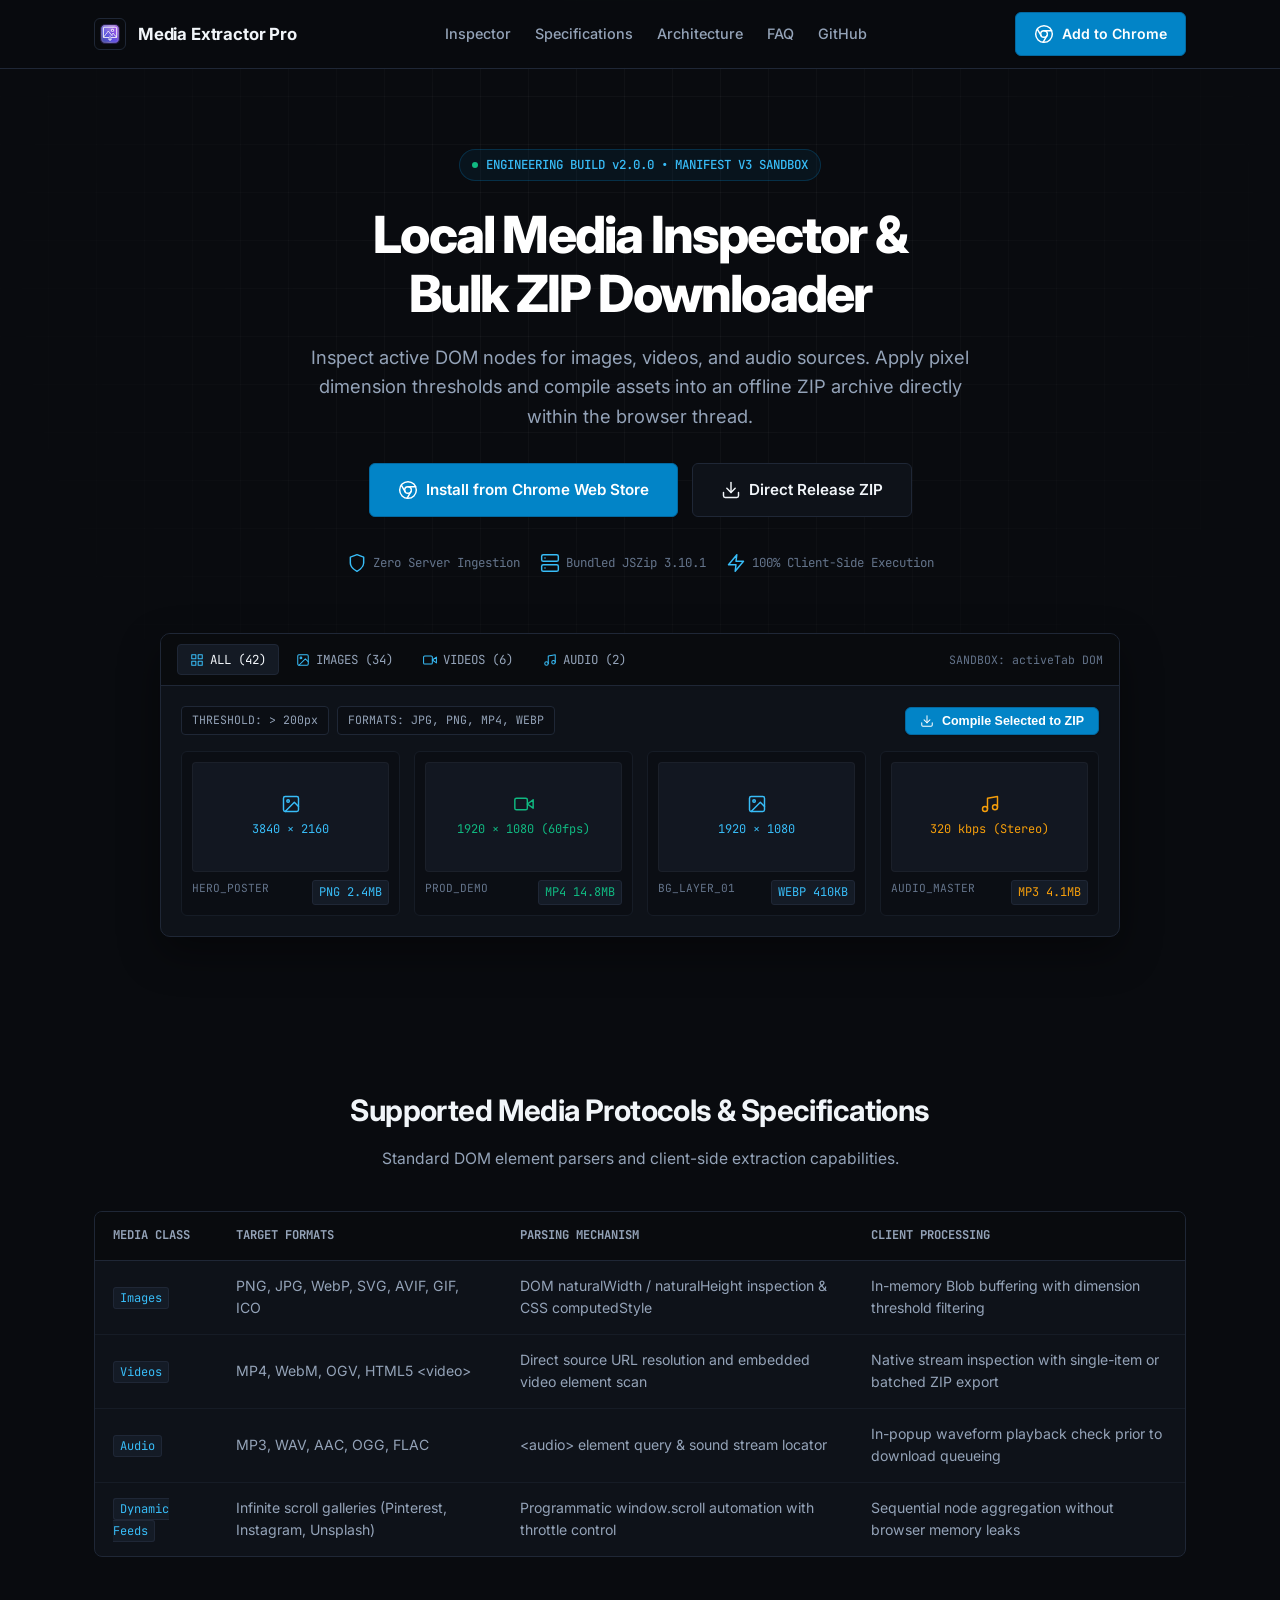
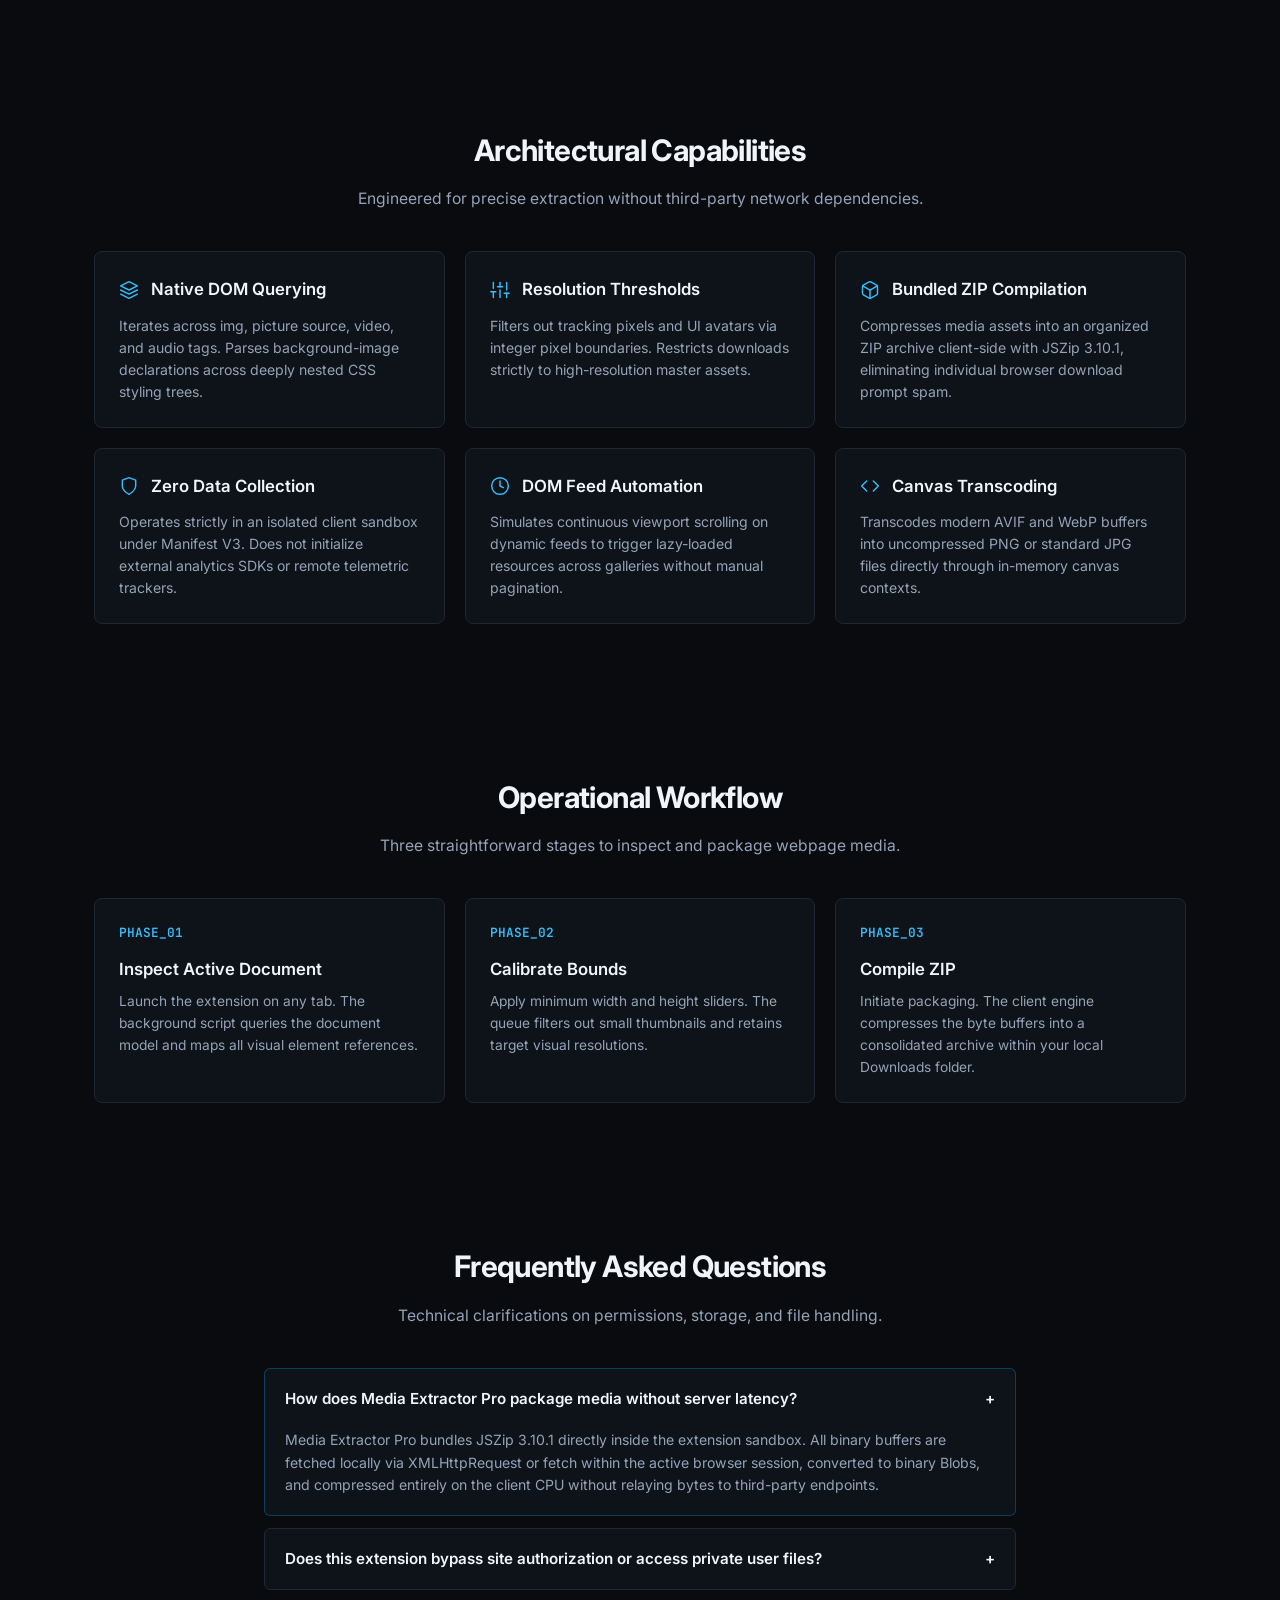
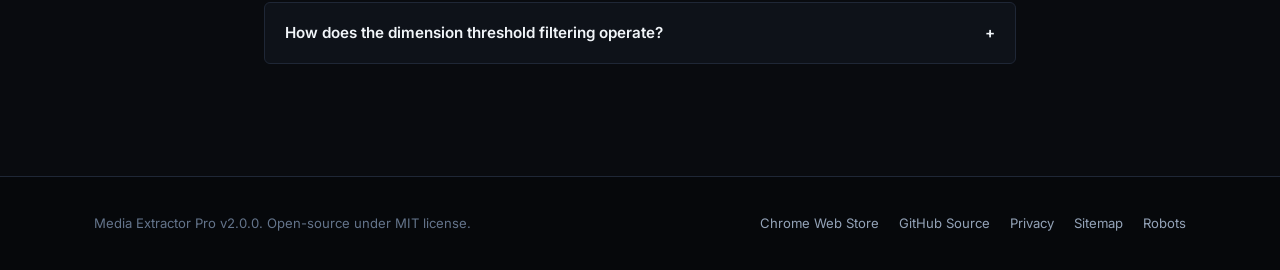
<file: index.html>
<!DOCTYPE html>
<html lang="en" prefix="og: https://ogp.me/ns#">
<head>
  <meta charset="UTF-8">
  <meta name="viewport" content="width=device-width, initial-scale=1.0">
  
  <title>Media Extractor Pro — Local Media Inspector & Bulk ZIP Downloader for Chrome</title>
  <meta name="description" content="Client-side Chrome extension to inspect DOM media elements, apply resolution thresholds, and bundle images, videos, and audio into an offline ZIP archive. Manifest V3 compliant.">
  <meta name="keywords" content="media extractor, bulk image downloader, chrome media downloader, extract video html, zip media downloader, manifest v3 extension">
  <meta name="author" content="Jahidul Islam">
  <meta name="robots" content="index, follow, max-snippet:-1, max-image-preview:large, max-video-preview:-1">
  <link rel="canonical" href="https://jahidulislamseo.github.io/media-extractor-pro/">

  <!-- Open Graph -->
  <meta property="og:type" content="website">
  <meta property="og:site_name" content="Media Extractor Pro">
  <meta property="og:locale" content="en_US">
  <meta property="og:url" content="https://jahidulislamseo.github.io/media-extractor-pro/">
  <meta property="og:title" content="Media Extractor Pro — Client-Side Web Media Inspector">
  <meta property="og:description" content="Inspect embedded images, videos, and audio streams in the active DOM tab. Filter by dimension thresholds and export as an offline ZIP archive.">
  <meta property="og:image" content="https://jahidulislamseo.github.io/media-extractor-pro/icons/icon128.png">

  <!-- Twitter Card -->
  <meta name="twitter:card" content="summary_large_image">
  <meta name="twitter:title" content="Media Extractor Pro — Chrome Media Inspector">
  <meta name="twitter:description" content="Local Manifest V3 utility for bulk media inspection, resolution filtering, and offline ZIP packaging.">
  <meta name="twitter:image" content="https://jahidulislamseo.github.io/media-extractor-pro/icons/icon128.png">

  <!-- Favicons -->
  <link rel="icon" type="image/png" sizes="48x48" href="icons/icon48.png">
  <link rel="icon" type="image/png" sizes="32x32" href="icons/icon32.png">
  <link rel="icon" type="image/png" sizes="16x16" href="icons/icon16.png">
  <link rel="apple-touch-icon" href="icons/icon128.png">

  <!-- Fonts: Inter & JetBrains Mono (Standard High-End Dev Tool Stack) -->
  <link rel="preconnect" href="https://fonts.googleapis.com">
  <link rel="preconnect" href="https://fonts.gstatic.com" crossorigin>
  <link href="https://fonts.googleapis.com/css2?family=Inter:wght@400;500;600;700;800&family=JetBrains+Mono:wght@400;500;600&display=swap" rel="stylesheet">

  <!-- Schema.org Multi-Graph -->
  <script type="application/ld+json">
  {
    "@context": "https://schema.org",
    "@graph": [
      {
        "@type": "WebSite",
        "@id": "https://jahidulislamseo.github.io/media-extractor-pro/#website",
        "url": "https://jahidulislamseo.github.io/media-extractor-pro/",
        "name": "Media Extractor Pro",
        "publisher": {
          "@type": "Person",
          "name": "Jahidul Islam"
        }
      },
      {
        "@type": "SoftwareApplication",
        "@id": "https://jahidulislamseo.github.io/media-extractor-pro/#software",
        "name": "Media Extractor Pro",
        "operatingSystem": "Google Chrome, Microsoft Edge, Brave, Opera",
        "applicationCategory": "BrowserExtension",
        "applicationSubCategory": "Developer & Media Tools",
        "offers": {
          "@type": "Offer",
          "price": "0",
          "priceCurrency": "USD"
        },
        "description": "Client-side Chrome extension to inspect DOM media elements, apply resolution thresholds, and bundle images, videos, and audio into an offline ZIP archive.",
        "author": {
          "@type": "Person",
          "name": "Jahidul Islam"
        },
        "downloadUrl": "https://chromewebstore.google.com/detail/media-extractor-pro/edeandmopjnajlgijafaajopdbleoklj",
        "softwareVersion": "2.0.0",
        "fileSize": "95KB"
      },
      {
        "@type": "FAQPage",
        "@id": "https://jahidulislamseo.github.io/media-extractor-pro/#faq",
        "mainEntity": [
          {
            "@type": "Question",
            "name": "How does Media Extractor Pro package media without server latency?",
            "acceptedAnswer": {
              "@type": "Answer",
              "text": "Media Extractor Pro bundles JSZip 3.10.1 directly inside the extension sandbox. All binary buffers are fetched locally via XMLHttpRequest or fetch within the active browser session, converted to binary Blobs, and compressed entirely on the client CPU without relaying bytes to third-party endpoints."
            }
          },
          {
            "@type": "Question",
            "name": "Does this extension bypass site authorization or access private user files?",
            "acceptedAnswer": {
              "@type": "Answer",
              "text": "No. The extension inspects only publicly rendered DOM elements and active network resources already loaded in the document window. It adheres strictly to Chrome activeTab permissions and does not access private session credentials."
            }
          },
          {
            "@type": "Question",
            "name": "How does the dimension threshold filtering operate?",
            "acceptedAnswer": {
              "@type": "Answer",
              "text": "The script queries the naturalWidth and naturalHeight properties of Image and Video elements. Any asset failing the defined pixel threshold (e.g. icons under 150px or tracking pixels) is discarded from the selection queue prior to download initiation."
            }
          }
        ]
      }
    ]
  }
  </script>

  <style>
    :root {
      --bg-canvas: #090B0F;
      --bg-panel: #0E1219;
      --bg-panel-subtle: #141A24;
      --border-base: #1F2736;
      --border-muted: #161C26;
      --border-focus: #38BDF8;
      --text-primary: #F1F5F9;
      --text-secondary: #94A3B8;
      --text-tertiary: #64748B;
      --accent-cyan: #0284C7;
      --accent-cyan-glow: rgba(2, 132, 199, 0.18);
      --mono: "JetBrains Mono", monospace;
      --sans: "Inter", -apple-system, BlinkMacSystemFont, sans-serif;
    }

    * { box-sizing: border-box; margin: 0; padding: 0; }

    body {
      font-family: var(--sans);
      background-color: var(--bg-canvas);
      color: var(--text-primary);
      line-height: 1.6;
      -webkit-font-smoothing: antialiased;
    }

    /* Subtle Architectural Grid Pattern (Engineering feel) */
    .bg-grid {
      position: fixed;
      top: 0;
      left: 0;
      right: 0;
      height: 100vh;
      background-image: linear-gradient(to right, rgba(255, 255, 255, 0.03) 1px, transparent 1px),
                        linear-gradient(to bottom, rgba(255, 255, 255, 0.03) 1px, transparent 1px);
      background-size: 48px 48px;
      pointer-events: none;
      z-index: 0;
      mask-image: radial-gradient(circle at 50% 30%, black 20%, transparent 80%);
      -webkit-mask-image: radial-gradient(circle at 50% 30%, black 20%, transparent 80%);
    }

    .container {
      width: 100%;
      max-width: 1140px;
      margin: 0 auto;
      padding: 0 24px;
      position: relative;
      z-index: 1;
    }

    /* Header & Navigation */
    nav {
      position: sticky;
      top: 0;
      z-index: 50;
      backdrop-filter: blur(12px);
      -webkit-backdrop-filter: blur(12px);
      background: rgba(9, 11, 15, 0.85);
      border-bottom: 1px solid var(--border-base);
    }

    .nav-inner {
      display: flex;
      align-items: center;
      justify-content: space-between;
      height: 68px;
    }

    .brand {
      display: flex;
      align-items: center;
      gap: 12px;
      text-decoration: none;
      color: var(--text-primary);
      font-weight: 700;
      font-size: 1.05rem;
      letter-spacing: -0.01em;
    }

    .brand-icon {
      width: 32px;
      height: 32px;
      border-radius: 6px;
      border: 1px solid var(--border-base);
    }

    .nav-links {
      display: flex;
      align-items: center;
      gap: 24px;
    }

    .nav-link {
      color: var(--text-secondary);
      text-decoration: none;
      font-size: 0.9rem;
      font-weight: 500;
      transition: color 0.15s ease;
    }

    .nav-link:hover { color: var(--text-primary); }

    /* Buttons */
    .btn {
      display: inline-flex;
      align-items: center;
      justify-content: center;
      gap: 8px;
      padding: 10px 18px;
      border-radius: 6px;
      font-size: 0.88rem;
      font-weight: 600;
      text-decoration: none;
      transition: all 0.15s ease;
      cursor: pointer;
    }

    .btn-primary {
      background: #0284C7;
      color: #FFFFFF;
      border: 1px solid #0369A1;
      box-shadow: 0 1px 2px rgba(0, 0, 0, 0.2);
    }

    .btn-primary:hover {
      background: #0369A1;
      border-color: #075985;
    }

    .btn-secondary {
      background: var(--bg-panel);
      color: var(--text-primary);
      border: 1px solid var(--border-base);
    }

    .btn-secondary:hover {
      background: var(--bg-panel-subtle);
      border-color: var(--text-tertiary);
    }

    .btn-lg {
      padding: 14px 28px;
      font-size: 0.95rem;
    }

    /* Hero */
    .hero {
      padding: 80px 0 60px;
      text-align: center;
    }

    .hero-tag {
      display: inline-flex;
      align-items: center;
      gap: 8px;
      padding: 5px 12px;
      background: rgba(2, 132, 199, 0.08);
      border: 1px solid rgba(2, 132, 199, 0.25);
      border-radius: 9999px;
      color: #38BDF8;
      font-size: 0.78rem;
      font-family: var(--mono);
      font-weight: 500;
      margin-bottom: 24px;
    }

    .status-dot {
      width: 6px;
      height: 6px;
      background: #10B981;
      border-radius: 50%;
    }

    .hero-title {
      font-size: 3.2rem;
      font-weight: 800;
      line-height: 1.15;
      letter-spacing: -0.035em;
      margin-bottom: 20px;
      color: #FFFFFF;
    }

    .hero-sub {
      font-size: 1.15rem;
      color: var(--text-secondary);
      max-width: 660px;
      margin: 0 auto 32px;
      font-weight: 400;
      line-height: 1.6;
    }

    .hero-cta {
      display: flex;
      align-items: center;
      justify-content: center;
      gap: 14px;
      flex-wrap: wrap;
      margin-bottom: 36px;
    }

    .spec-badges {
      display: flex;
      align-items: center;
      justify-content: center;
      gap: 20px;
      font-family: var(--mono);
      font-size: 0.78rem;
      color: var(--text-tertiary);
      flex-wrap: wrap;
    }

    .spec-item {
      display: flex;
      align-items: center;
      gap: 6px;
    }

    /* Terminal/Mockup Workspace */
    .mockup-shell {
      margin: 60px auto 0;
      max-width: 960px;
      background: var(--bg-panel);
      border: 1px solid var(--border-base);
      border-radius: 10px;
      box-shadow: 0 16px 40px rgba(0, 0, 0, 0.4);
      overflow: hidden;
      text-align: left;
    }

    .mockup-bar {
      background: #090B0E;
      padding: 10px 16px;
      display: flex;
      align-items: center;
      justify-content: space-between;
      border-bottom: 1px solid var(--border-base);
    }

    .mockup-tabs {
      display: flex;
      gap: 4px;
    }

    .tab-btn {
      display: flex;
      align-items: center;
      gap: 6px;
      padding: 6px 12px;
      background: transparent;
      border: 1px solid transparent;
      color: var(--text-secondary);
      border-radius: 4px;
      font-size: 0.78rem;
      font-family: var(--mono);
      cursor: pointer;
      transition: all 0.15s;
    }

    .tab-btn.active {
      background: var(--bg-panel-subtle);
      border-color: var(--border-base);
      color: var(--text-primary);
    }

    .mockup-body {
      padding: 20px;
    }

    .mockup-toolbar {
      display: flex;
      justify-content: space-between;
      align-items: center;
      margin-bottom: 16px;
      flex-wrap: wrap;
      gap: 12px;
    }

    .toolbar-filters {
      display: flex;
      align-items: center;
      gap: 8px;
    }

    .chip-filter {
      padding: 4px 10px;
      border-radius: 4px;
      background: #0B0E14;
      border: 1px solid var(--border-base);
      font-family: var(--mono);
      font-size: 0.72rem;
      color: var(--text-secondary);
    }

    .mockup-grid {
      display: grid;
      grid-template-columns: repeat(auto-fill, minmax(210px, 1fr));
      gap: 14px;
    }

    .asset-card {
      background: #0B0E14;
      border: 1px solid var(--border-muted);
      border-radius: 6px;
      padding: 10px;
      transition: border-color 0.15s ease;
    }

    .asset-card:hover { border-color: var(--border-focus); }

    .asset-thumb {
      width: 100%;
      height: 110px;
      border-radius: 4px;
      background: #121721;
      display: flex;
      flex-direction: column;
      align-items: center;
      justify-content: center;
      gap: 6px;
      color: #38BDF8;
      font-family: var(--mono);
      font-size: 0.75rem;
      border: 1px solid rgba(255, 255, 255, 0.04);
      margin-bottom: 8px;
    }

    .asset-meta {
      display: flex;
      justify-content: space-between;
      font-family: var(--mono);
      font-size: 0.7rem;
      color: var(--text-tertiary);
    }

    /* Specifications Matrix */
    .matrix-section { padding: 90px 0; }

    .section-headline {
      font-size: 1.85rem;
      font-weight: 700;
      letter-spacing: -0.02em;
      margin-bottom: 12px;
      text-align: center;
    }

    .section-subhead {
      color: var(--text-secondary);
      font-size: 0.98rem;
      text-align: center;
      max-width: 600px;
      margin: 0 auto 40px;
    }

    .table-container {
      background: var(--bg-panel);
      border: 1px solid var(--border-base);
      border-radius: 8px;
      overflow-x: auto;
    }

    table {
      width: 100%;
      border-collapse: collapse;
      text-align: left;
      font-size: 0.88rem;
    }

    th {
      background: #090B0E;
      padding: 14px 18px;
      font-family: var(--mono);
      font-size: 0.76rem;
      color: var(--text-secondary);
      border-bottom: 1px solid var(--border-base);
    }

    td {
      padding: 14px 18px;
      border-bottom: 1px solid var(--border-muted);
      color: var(--text-secondary);
    }

    tr:last-child td { border-bottom: none; }

    .tag-format {
      font-family: var(--mono);
      font-size: 0.75rem;
      padding: 2px 6px;
      background: #141B26;
      border: 1px solid var(--border-base);
      border-radius: 3px;
      color: #38BDF8;
    }

    /* Features Grid */
    .features-section { padding: 80px 0; }

    .grid-3 {
      display: grid;
      grid-template-columns: repeat(3, 1fr);
      gap: 20px;
    }

    .feature-box {
      background: var(--bg-panel);
      border: 1px solid var(--border-base);
      border-radius: 8px;
      padding: 24px;
      transition: border-color 0.15s ease;
    }

    .feature-box:hover { border-color: rgba(2, 132, 199, 0.4); }

    .feature-head {
      display: flex;
      align-items: center;
      gap: 12px;
      margin-bottom: 12px;
    }

    .svg-icon {
      width: 20px;
      height: 20px;
      stroke: #38BDF8;
      stroke-width: 1.75;
      fill: none;
      stroke-linecap: round;
      stroke-linejoin: round;
    }

    .feature-box h3 {
      font-size: 1.05rem;
      font-weight: 600;
      color: var(--text-primary);
    }

    .feature-box p {
      font-size: 0.88rem;
      color: var(--text-secondary);
      line-height: 1.55;
    }

    /* Steps */
    .steps-section { padding: 70px 0; }

    .step-boxes {
      display: grid;
      grid-template-columns: repeat(3, 1fr);
      gap: 20px;
    }

    .step-box {
      background: var(--bg-panel);
      border: 1px solid var(--border-base);
      border-radius: 8px;
      padding: 24px;
      position: relative;
    }

    .step-index {
      font-family: var(--mono);
      font-size: 0.8rem;
      color: #38BDF8;
      margin-bottom: 12px;
      font-weight: 600;
    }

    .step-box h4 {
      font-size: 1.05rem;
      font-weight: 600;
      margin-bottom: 8px;
    }

    .step-box p {
      font-size: 0.86rem;
      color: var(--text-secondary);
    }

    /* FAQ */
    .faq-section {
      padding: 70px 0 100px;
      max-width: 800px;
      margin: 0 auto;
    }

    .faq-row {
      background: var(--bg-panel);
      border: 1px solid var(--border-base);
      border-radius: 6px;
      margin-bottom: 12px;
      overflow: hidden;
    }

    .faq-q {
      padding: 18px 20px;
      display: flex;
      justify-content: space-between;
      align-items: center;
      cursor: pointer;
      font-size: 0.95rem;
      font-weight: 600;
      color: var(--text-primary);
    }

    .faq-a {
      padding: 0 20px 18px;
      color: var(--text-secondary);
      font-size: 0.88rem;
      line-height: 1.6;
      display: none;
    }

    .faq-row.open .faq-a { display: block; }
    .faq-row.open { border-color: rgba(2, 132, 199, 0.4); }

    /* Footer */
    footer {
      border-top: 1px solid var(--border-base);
      padding: 36px 0;
      font-size: 0.82rem;
      color: var(--text-tertiary);
      background: #06080B;
    }

    .footer-inner {
      display: flex;
      justify-content: space-between;
      align-items: center;
      flex-wrap: wrap;
      gap: 16px;
    }

    .footer-links { display: flex; gap: 20px; }
    .footer-links a { color: var(--text-secondary); text-decoration: none; }
    .footer-links a:hover { color: var(--text-primary); }

    @media (max-width: 850px) {
      .hero-title { font-size: 2.4rem; }
      .grid-3, .step-boxes { grid-template-columns: 1fr; }
      .nav-links { display: none; }
    }
  </style>
</head>
<body>

  <div class="bg-grid"></div>

  <!-- Top Navigation -->
  <nav>
    <div class="container nav-inner">
      <a href="#" class="brand">
        <img src="icons/icon48.png" alt="Media Extractor Pro" class="brand-icon">
        <span>Media Extractor Pro</span>
      </a>
      <div class="nav-links">
        <a href="#inspector" class="nav-link">Inspector</a>
        <a href="#matrix" class="nav-link">Specifications</a>
        <a href="#architecture" class="nav-link">Architecture</a>
        <a href="#faq" class="nav-link">FAQ</a>
        <a href="https://github.com/jahidulislamseo/media-extractor-pro" target="_blank" class="nav-link">GitHub</a>
      </div>
      <a href="https://chromewebstore.google.com/detail/media-extractor-pro/edeandmopjnajlgijafaajopdbleoklj" target="_blank" class="btn btn-primary">
        <svg class="svg-icon" viewBox="0 0 24 24" style="stroke: currentColor;"><circle cx="12" cy="12" r="10"/><circle cx="12" cy="12" r="4"/><line x1="21.17" y1="8" x2="12" y2="8"/><line x1="3.95" y1="6.06" x2="8.54" y2="14"/><line x1="10.88" y1="21.94" x2="15.46" y2="14"/></svg>
        <span>Add to Chrome</span>
      </a>
    </div>
  </nav>

  <!-- Hero Section -->
  <header class="hero">
    <div class="container">
      <div class="hero-tag">
        <span class="status-dot"></span>
        <span>ENGINEERING BUILD v2.0.0 • MANIFEST V3 SANDBOX</span>
      </div>
      <h1 class="hero-title">
        Local Media Inspector &amp; <br>
        Bulk ZIP Downloader
      </h1>
      <p class="hero-sub">
        Inspect active DOM nodes for images, videos, and audio sources. Apply pixel dimension thresholds and compile assets into an offline ZIP archive directly within the browser thread.
      </p>
      <div class="hero-cta">
        <a href="https://chromewebstore.google.com/detail/media-extractor-pro/edeandmopjnajlgijafaajopdbleoklj" target="_blank" class="btn btn-primary btn-lg">
          <svg class="svg-icon" viewBox="0 0 24 24" style="stroke: currentColor;"><circle cx="12" cy="12" r="10"/><circle cx="12" cy="12" r="4"/><line x1="21.17" y1="8" x2="12" y2="8"/><line x1="3.95" y1="6.06" x2="8.54" y2="14"/><line x1="10.88" y1="21.94" x2="15.46" y2="14"/></svg>
          <span>Install from Chrome Web Store</span>
        </a>
        <a href="./media-extractor-pro-v2.0.0.zip" download="media-extractor-pro-v2.0.0.zip" class="btn btn-secondary btn-lg">
          <svg class="svg-icon" viewBox="0 0 24 24" style="stroke: currentColor;"><path d="M21 15v4a2 2 0 0 1-2 2H5a2 2 0 0 1-2-2v-4"/><polyline points="7 10 12 15 17 10"/><line x1="12" y1="15" x2="12" y2="3"/></svg>
          <span>Direct Release ZIP</span>
        </a>
      </div>
      <div class="spec-badges">
        <div class="spec-item">
          <svg class="svg-icon" viewBox="0 0 24 24"><path d="M12 22s8-4 8-10V5l-8-3-8 3v7c0 6 8 10 8 10z"/></svg>
          <span>Zero Server Ingestion</span>
        </div>
        <div class="spec-item">
          <svg class="svg-icon" viewBox="0 0 24 24"><rect x="2" y="2" width="20" height="8" rx="2" ry="2"/><rect x="2" y="14" width="20" height="8" rx="2" ry="2"/><line x1="6" y1="6" x2="6.01" y2="6"/><line x1="6" y1="18" x2="6.01" y2="18"/></svg>
          <span>Bundled JSZip 3.10.1</span>
        </div>
        <div class="spec-item">
          <svg class="svg-icon" viewBox="0 0 24 24"><polygon points="13 2 3 14 12 14 11 22 21 10 12 10 13 2"/></svg>
          <span>100% Client-Side Execution</span>
        </div>
      </div>

      <!-- Mockup Window -->
      <div class="mockup-shell" id="inspector">
        <div class="mockup-bar">
          <div class="mockup-tabs">
            <button class="tab-btn active" onclick="filterMockup('all', this)">
              <svg class="svg-icon" style="width:14px;height:14px;" viewBox="0 0 24 24"><rect x="3" y="3" width="7" height="7"/><rect x="14" y="3" width="7" height="7"/><rect x="14" y="14" width="7" height="7"/><rect x="3" y="14" width="7" height="7"/></svg>
              <span>ALL (42)</span>
            </button>
            <button class="tab-btn" onclick="filterMockup('image', this)">
              <svg class="svg-icon" style="width:14px;height:14px;" viewBox="0 0 24 24"><rect x="3" y="3" width="18" height="18" rx="2"/><circle cx="8.5" cy="8.5" r="1.5"/><polyline points="21 15 16 10 5 21"/></svg>
              <span>IMAGES (34)</span>
            </button>
            <button class="tab-btn" onclick="filterMockup('video', this)">
              <svg class="svg-icon" style="width:14px;height:14px;" viewBox="0 0 24 24"><polygon points="23 7 16 12 23 17 23 7"/><rect x="1" y="5" width="15" height="14" rx="2" ry="2"/></svg>
              <span>VIDEOS (6)</span>
            </button>
            <button class="tab-btn" onclick="filterMockup('audio', this)">
              <svg class="svg-icon" style="width:14px;height:14px;" viewBox="0 0 24 24"><path d="M9 18V5l12-2v13"/><circle cx="6" cy="18" r="3"/><circle cx="18" cy="16" r="3"/></svg>
              <span>AUDIO (2)</span>
            </button>
          </div>
          <div style="font-family: var(--mono); font-size: 0.72rem; color: var(--text-tertiary);">
            SANDBOX: activeTab DOM
          </div>
        </div>

        <div class="mockup-body">
          <div class="mockup-toolbar">
            <div class="toolbar-filters">
              <span class="chip-filter">THRESHOLD: &gt; 200px</span>
              <span class="chip-filter">FORMATS: JPG, PNG, MP4, WEBP</span>
            </div>
            <button class="btn btn-primary" style="padding: 6px 14px; font-size: 0.78rem;">
              <svg class="svg-icon" style="width:14px;height:14px;stroke:#fff;" viewBox="0 0 24 24"><path d="M21 15v4a2 2 0 0 1-2 2H5a2 2 0 0 1-2-2v-4"/><polyline points="7 10 12 15 17 10"/><line x1="12" y1="15" x2="12" y2="3"/></svg>
              <span>Compile Selected to ZIP</span>
            </button>
          </div>

          <div class="mockup-grid" id="mockupGrid">
            <div class="asset-card" data-type="image">
              <div class="asset-thumb">
                <svg class="svg-icon" viewBox="0 0 24 24"><rect x="3" y="3" width="18" height="18" rx="2"/><circle cx="8.5" cy="8.5" r="1.5"/><polyline points="21 15 16 10 5 21"/></svg>
                <span>3840 × 2160</span>
              </div>
              <div class="asset-meta">
                <span>HERO_POSTER</span>
                <span class="tag-format">PNG 2.4MB</span>
              </div>
            </div>

            <div class="asset-card" data-type="video">
              <div class="asset-thumb" style="color: #10B981;">
                <svg class="svg-icon" style="stroke: #10B981;" viewBox="0 0 24 24"><polygon points="23 7 16 12 23 17 23 7"/><rect x="1" y="5" width="15" height="14" rx="2" ry="2"/></svg>
                <span>1920 × 1080 (60fps)</span>
              </div>
              <div class="asset-meta">
                <span>PROD_DEMO</span>
                <span class="tag-format" style="color:#10B981;">MP4 14.8MB</span>
              </div>
            </div>

            <div class="asset-card" data-type="image">
              <div class="asset-thumb">
                <svg class="svg-icon" viewBox="0 0 24 24"><rect x="3" y="3" width="18" height="18" rx="2"/><circle cx="8.5" cy="8.5" r="1.5"/><polyline points="21 15 16 10 5 21"/></svg>
                <span>1920 × 1080</span>
              </div>
              <div class="asset-meta">
                <span>BG_LAYER_01</span>
                <span class="tag-format">WEBP 410KB</span>
              </div>
            </div>

            <div class="asset-card" data-type="audio">
              <div class="asset-thumb" style="color: #F59E0B;">
                <svg class="svg-icon" style="stroke: #F59E0B;" viewBox="0 0 24 24"><path d="M9 18V5l12-2v13"/><circle cx="6" cy="18" r="3"/><circle cx="18" cy="16" r="3"/></svg>
                <span>320 kbps (Stereo)</span>
              </div>
              <div class="asset-meta">
                <span>AUDIO_MASTER</span>
                <span class="tag-format" style="color:#F59E0B;">MP3 4.1MB</span>
              </div>
            </div>
          </div>
        </div>
      </div>
    </div>
  </header>

  <!-- Technical Specifications Matrix -->
  <section class="matrix-section" id="matrix">
    <div class="container">
      <h2 class="section-headline">Supported Media Protocols &amp; Specifications</h2>
      <p class="section-subhead">Standard DOM element parsers and client-side extraction capabilities.</p>

      <div class="table-container">
        <table>
          <thead>
            <tr>
              <th>MEDIA CLASS</th>
              <th>TARGET FORMATS</th>
              <th>PARSING MECHANISM</th>
              <th>CLIENT PROCESSING</th>
            </tr>
          </thead>
          <tbody>
            <tr>
              <td><span class="tag-format">Images</span></td>
              <td>PNG, JPG, WebP, SVG, AVIF, GIF, ICO</td>
              <td>DOM naturalWidth / naturalHeight inspection &amp; CSS computedStyle</td>
              <td>In-memory Blob buffering with dimension threshold filtering</td>
            </tr>
            <tr>
              <td><span class="tag-format">Videos</span></td>
              <td>MP4, WebM, OGV, HTML5 &lt;video&gt;</td>
              <td>Direct source URL resolution and embedded video element scan</td>
              <td>Native stream inspection with single-item or batched ZIP export</td>
            </tr>
            <tr>
              <td><span class="tag-format">Audio</span></td>
              <td>MP3, WAV, AAC, OGG, FLAC</td>
              <td>&lt;audio&gt; element query &amp; sound stream locator</td>
              <td>In-popup waveform playback check prior to download queueing</td>
            </tr>
            <tr>
              <td><span class="tag-format">Dynamic Feeds</span></td>
              <td>Infinite scroll galleries (Pinterest, Instagram, Unsplash)</td>
              <td>Programmatic window.scroll automation with throttle control</td>
              <td>Sequential node aggregation without browser memory leaks</td>
            </tr>
          </tbody>
        </table>
      </div>
    </div>
  </section>

  <!-- Core Architecture Grid -->
  <section class="features-section" id="architecture">
    <div class="container">
      <h2 class="section-headline">Architectural Capabilities</h2>
      <p class="section-subhead">Engineered for precise extraction without third-party network dependencies.</p>

      <div class="grid-3">
        <div class="feature-box">
          <div class="feature-head">
            <svg class="svg-icon" viewBox="0 0 24 24"><polygon points="12 2 2 7 12 12 22 7 12 2"/><polyline points="2 17 12 22 22 17"/><polyline points="2 12 12 17 22 12"/></svg>
            <h3>Native DOM Querying</h3>
          </div>
          <p>Iterates across img, picture source, video, and audio tags. Parses background-image declarations across deeply nested CSS styling trees.</p>
        </div>

        <div class="feature-box">
          <div class="feature-head">
            <svg class="svg-icon" viewBox="0 0 24 24"><line x1="4" y1="21" x2="4" y2="14"/><line x1="4" y1="10" x2="4" y2="3"/><line x1="12" y1="21" x2="12" y2="12"/><line x1="12" y1="8" x2="12" y2="3"/><line x1="20" y1="21" x2="20" y2="16"/><line x1="20" y1="12" x2="20" y2="3"/><line x1="1" y1="14" x2="7" y2="14"/><line x1="9" y1="8" x2="15" y2="8"/><line x1="17" y1="16" x2="23" y2="16"/></svg>
            <h3>Resolution Thresholds</h3>
          </div>
          <p>Filters out tracking pixels and UI avatars via integer pixel boundaries. Restricts downloads strictly to high-resolution master assets.</p>
        </div>

        <div class="feature-box">
          <div class="feature-head">
            <svg class="svg-icon" viewBox="0 0 24 24"><path d="M21 16V8a2 2 0 0 0-1-1.73l-7-4a2 2 0 0 0-2 0l-7 4A2 2 0 0 0 3 8v8a2 2 0 0 0 1 1.73l7 4a2 2 0 0 0 2 0l7-4A2 2 0 0 0 21 16z"/><polyline points="3.27 6.96 12 12.01 20.73 6.96"/><line x1="12" y1="22.08" x2="12" y2="12"/></svg>
            <h3>Bundled ZIP Compilation</h3>
          </div>
          <p>Compresses media assets into an organized ZIP archive client-side with JSZip 3.10.1, eliminating individual browser download prompt spam.</p>
        </div>

        <div class="feature-box">
          <div class="feature-head">
            <svg class="svg-icon" viewBox="0 0 24 24"><path d="M12 22s8-4 8-10V5l-8-3-8 3v7c0 6 8 10 8 10z"/></svg>
            <h3>Zero Data Collection</h3>
          </div>
          <p>Operates strictly in an isolated client sandbox under Manifest V3. Does not initialize external analytics SDKs or remote telemetric trackers.</p>
        </div>

        <div class="feature-box">
          <div class="feature-head">
            <svg class="svg-icon" viewBox="0 0 24 24"><circle cx="12" cy="12" r="10"/><polyline points="12 6 12 12 16 14"/></svg>
            <h3>DOM Feed Automation</h3>
          </div>
          <p>Simulates continuous viewport scrolling on dynamic feeds to trigger lazy-loaded resources across galleries without manual pagination.</p>
        </div>

        <div class="feature-box">
          <div class="feature-head">
            <svg class="svg-icon" viewBox="0 0 24 24"><polyline points="16 18 22 12 16 6"/><polyline points="8 6 2 12 8 18"/></svg>
            <h3>Canvas Transcoding</h3>
          </div>
          <p>Transcodes modern AVIF and WebP buffers into uncompressed PNG or standard JPG files directly through in-memory canvas contexts.</p>
        </div>
      </div>
    </div>
  </section>

  <!-- Step-by-Step Walkthrough -->
  <section class="steps-section" id="how-it-works">
    <div class="container">
      <h2 class="section-headline">Operational Workflow</h2>
      <p class="section-subhead">Three straightforward stages to inspect and package webpage media.</p>

      <div class="step-boxes">
        <div class="step-box">
          <div class="step-index">PHASE_01</div>
          <h4>Inspect Active Document</h4>
          <p>Launch the extension on any tab. The background script queries the document model and maps all visual element references.</p>
        </div>

        <div class="step-box">
          <div class="step-index">PHASE_02</div>
          <h4>Calibrate Bounds</h4>
          <p>Apply minimum width and height sliders. The queue filters out small thumbnails and retains target visual resolutions.</p>
        </div>

        <div class="step-box">
          <div class="step-index">PHASE_03</div>
          <h4>Compile ZIP</h4>
          <p>Initiate packaging. The client engine compresses the byte buffers into a consolidated archive within your local Downloads folder.</p>
        </div>
      </div>
    </div>
  </section>

  <!-- FAQ Section -->
  <section class="faq-section" id="faq">
    <div class="container">
      <h2 class="section-headline">Frequently Asked Questions</h2>
      <p class="section-subhead">Technical clarifications on permissions, storage, and file handling.</p>

      <div class="faq-row open">
        <div class="faq-q" onclick="toggleFaq(this)">
          <span>How does Media Extractor Pro package media without server latency?</span>
          <span>+</span>
        </div>
        <div class="faq-a">
          Media Extractor Pro bundles JSZip 3.10.1 directly inside the extension sandbox. All binary buffers are fetched locally via XMLHttpRequest or fetch within the active browser session, converted to binary Blobs, and compressed entirely on the client CPU without relaying bytes to third-party endpoints.
        </div>
      </div>

      <div class="faq-row">
        <div class="faq-q" onclick="toggleFaq(this)">
          <span>Does this extension bypass site authorization or access private user files?</span>
          <span>+</span>
        </div>
        <div class="faq-a">
          No. The extension inspects only publicly rendered DOM elements and active network resources already loaded in the document window. It adheres strictly to Chrome activeTab permissions and does not access private session credentials.
        </div>
      </div>

      <div class="faq-row">
        <div class="faq-q" onclick="toggleFaq(this)">
          <span>How does the dimension threshold filtering operate?</span>
          <span>+</span>
        </div>
        <div class="faq-a">
          The script queries the naturalWidth and naturalHeight properties of Image and Video elements. Any asset failing the defined pixel threshold (e.g. icons under 150px or tracking pixels) is discarded from the selection queue prior to download initiation.
        </div>
      </div>
    </div>
  </section>

  <!-- Footer -->
  <footer>
    <div class="container footer-inner">
      <div>
        Media Extractor Pro v2.0.0. Open-source under MIT license.
      </div>
      <div class="footer-links">
        <a href="https://chromewebstore.google.com/detail/media-extractor-pro/edeandmopjnajlgijafaajopdbleoklj" target="_blank">Chrome Web Store</a>
        <a href="https://github.com/jahidulislamseo/media-extractor-pro" target="_blank">GitHub Source</a>
        <a href="PRIVACY.md">Privacy</a>
        <a href="sitemap.xml">Sitemap</a>
        <a href="robots.txt">Robots</a>
      </div>
    </div>
  </footer>

  <script>
    function toggleFaq(el) {
      el.parentElement.classList.toggle("open");
    }

    function filterMockup(type, btn) {
      document.querySelectorAll(".mockup-tabs .tab-btn").forEach(b => b.classList.remove("active"));
      btn.classList.add("active");

      const cards = document.querySelectorAll("#mockupGrid .asset-card");
      cards.forEach(card => {
        if (type === "all" || card.dataset.type === type) {
          card.style.display = "block";
        } else {
          card.style.display = "none";
        }
      });
    }
  </script>
</body>
</html>
</file>
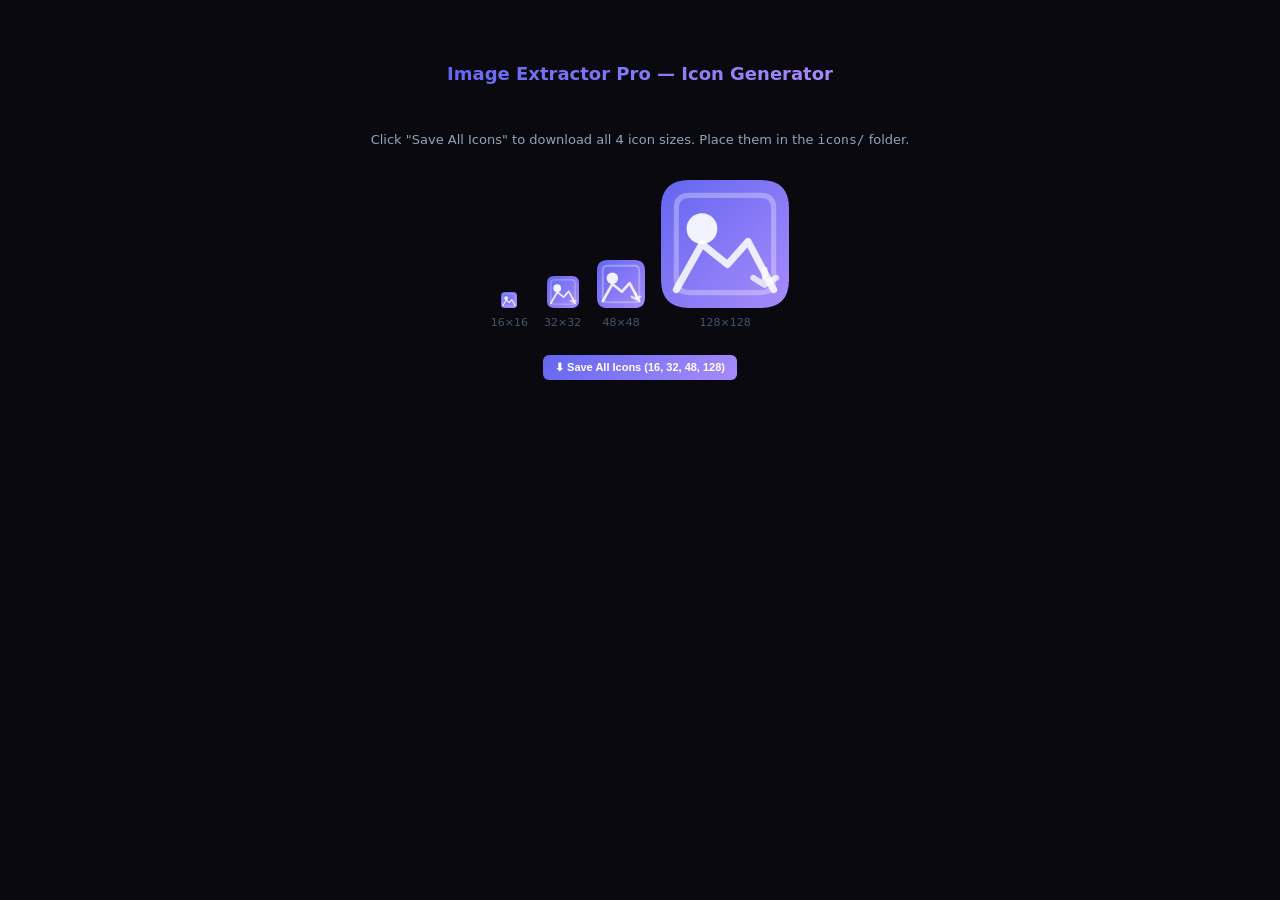
<file: icons/create-icons.html>
<!DOCTYPE html>
<html lang="en">
<head>
<meta charset="UTF-8"/>
<title>Icon Generator – Image Extractor Pro</title>
<style>
  body { font-family: system-ui, sans-serif; background: #09090f; color: #f1f5f9; display:flex; flex-direction:column; align-items:center; padding:40px 20px; gap:20px; }
  h2 { font-size:18px; background:linear-gradient(135deg,#6366f1,#a78bfa); -webkit-background-clip:text; -webkit-text-fill-color:transparent; }
  p  { font-size:13px; color:#94a3b8; }
  .canvases { display:flex; gap:16px; align-items:flex-end; flex-wrap:wrap; justify-content:center; }
  .icon-wrap { display:flex; flex-direction:column; align-items:center; gap:8px; }
  .icon-wrap span { font-size:11px; color:#475569; }
  button { margin-top:6px; padding:6px 12px; border-radius:6px; background:linear-gradient(135deg,#6366f1,#a78bfa); color:#fff; border:none; font-size:11px; cursor:pointer; font-weight:600; }
  button:hover { opacity:0.85; }
  #status { font-size:12px; color:#10b981; }
</style>
</head>
<body>
<h2>Image Extractor Pro — Icon Generator</h2>
<p>Click "Save All Icons" to download all 4 icon sizes. Place them in the <code>icons/</code> folder.</p>
<div class="canvases" id="canvases"></div>
<button onclick="saveAll()">⬇ Save All Icons (16, 32, 48, 128)</button>
<p id="status"></p>

<script>
const SIZES = [16, 32, 48, 128];

function drawIcon(size) {
  const canvas = document.createElement('canvas');
  canvas.width = canvas.height = size;
  const ctx = canvas.getContext('2d');
  const s = size;

  // Background
  ctx.clearRect(0, 0, s, s);

  // Rounded rect background
  const r = s * 0.22;
  ctx.beginPath();
  ctx.moveTo(r, 0);
  ctx.lineTo(s - r, 0);
  ctx.quadraticCurveTo(s, 0, s, r);
  ctx.lineTo(s, s - r);
  ctx.quadraticCurveTo(s, s, s - r, s);
  ctx.lineTo(r, s);
  ctx.quadraticCurveTo(0, s, 0, s - r);
  ctx.lineTo(0, r);
  ctx.quadraticCurveTo(0, 0, r, 0);
  ctx.closePath();

  // Gradient fill
  const grad = ctx.createLinearGradient(0, 0, s, s);
  grad.addColorStop(0, '#6366f1');
  grad.addColorStop(1, '#a78bfa');
  ctx.fillStyle = grad;
  ctx.fill();

  // Inner frame (lighter)
  const pad = s * 0.12;
  ctx.strokeStyle = 'rgba(255,255,255,0.3)';
  ctx.lineWidth = Math.max(1, s * 0.04);
  const ir = s * 0.1;
  const ix = pad, iy = pad, iw = s - pad*2, ih = s - pad*2;
  ctx.beginPath();
  ctx.moveTo(ix + ir, iy);
  ctx.lineTo(ix + iw - ir, iy);
  ctx.quadraticCurveTo(ix + iw, iy, ix + iw, iy + ir);
  ctx.lineTo(ix + iw, iy + ih - ir);
  ctx.quadraticCurveTo(ix + iw, iy + ih, ix + iw - ir, iy + ih);
  ctx.lineTo(ix + ir, iy + ih);
  ctx.quadraticCurveTo(ix, iy + ih, ix, iy + ih - ir);
  ctx.lineTo(ix, iy + ir);
  ctx.quadraticCurveTo(ix, iy, ix + ir, iy);
  ctx.closePath();
  ctx.stroke();

  // Sun / circle
  const cx = s * 0.32, cy = s * 0.38, cr = s * 0.12;
  ctx.beginPath();
  ctx.arc(cx, cy, cr, 0, Math.PI * 2);
  ctx.fillStyle = 'rgba(255,255,255,0.9)';
  ctx.fill();

  // Mountain lines
  ctx.beginPath();
  ctx.moveTo(pad, s - pad * 1.2);
  ctx.lineTo(s * 0.32, s * 0.5);
  ctx.lineTo(s * 0.52, s * 0.66);
  ctx.lineTo(s * 0.68, s * 0.48);
  ctx.lineTo(s - pad, s - pad * 1.2);
  ctx.strokeStyle = 'rgba(255,255,255,0.85)';
  ctx.lineWidth = Math.max(1.2, s * 0.055);
  ctx.lineJoin = 'round';
  ctx.lineCap  = 'round';
  ctx.stroke();

  // Download arrow (small, bottom right) — only for >= 32px
  if (s >= 32) {
    const ax = s * 0.72, ay = s * 0.70, aw = s * 0.18, ah = s * 0.16;
    ctx.beginPath();
    ctx.moveTo(ax + aw / 2, ay);
    ctx.lineTo(ax + aw / 2, ay + ah * 0.65);
    ctx.moveTo(ax, ay + ah * 0.4);
    ctx.lineTo(ax + aw / 2, ay + ah * 0.75);
    ctx.lineTo(ax + aw, ay + ah * 0.4);
    ctx.strokeStyle = 'rgba(255,255,255,0.75)';
    ctx.lineWidth = Math.max(1, s * 0.045);
    ctx.lineCap  = 'round';
    ctx.lineJoin = 'round';
    ctx.stroke();
  }

  return canvas;
}

function init() {
  const wrap = document.getElementById('canvases');
  SIZES.forEach(size => {
    const canvas = drawIcon(size);
    const div = document.createElement('div');
    div.className = 'icon-wrap';
    div.appendChild(canvas);
    const lbl = document.createElement('span');
    lbl.textContent = `${size}×${size}`;
    div.appendChild(lbl);
    wrap.appendChild(div);
  });
}

function saveAll() {
  SIZES.forEach((size, i) => {
    setTimeout(() => {
      const canvas = drawIcon(size);
      const a = document.createElement('a');
      a.download = `icon${size}.png`;
      a.href = canvas.toDataURL('image/png');
      a.click();
    }, i * 300);
  });
  document.getElementById('status').textContent = '✅ All 4 icons downloaded! Place them in the icons/ folder.';
}

init();
</script>
</body>
</html>
</file>
